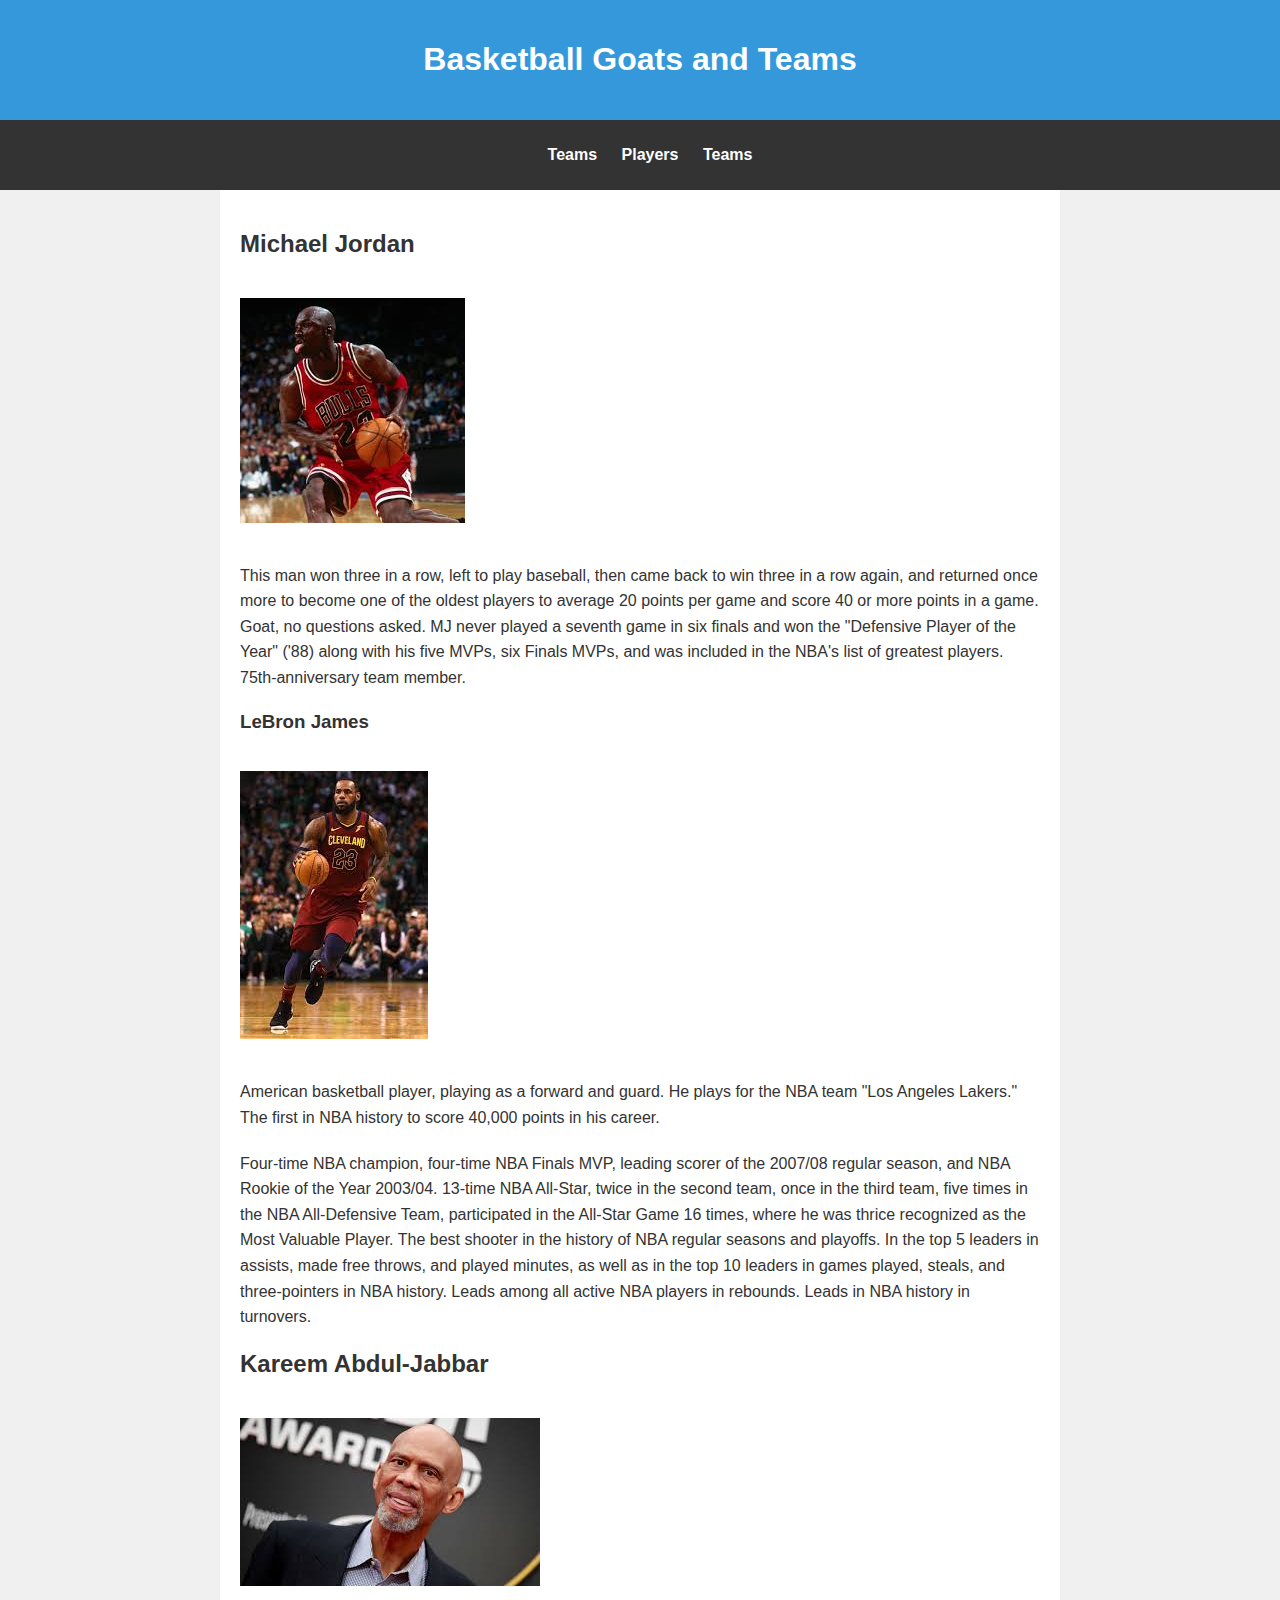
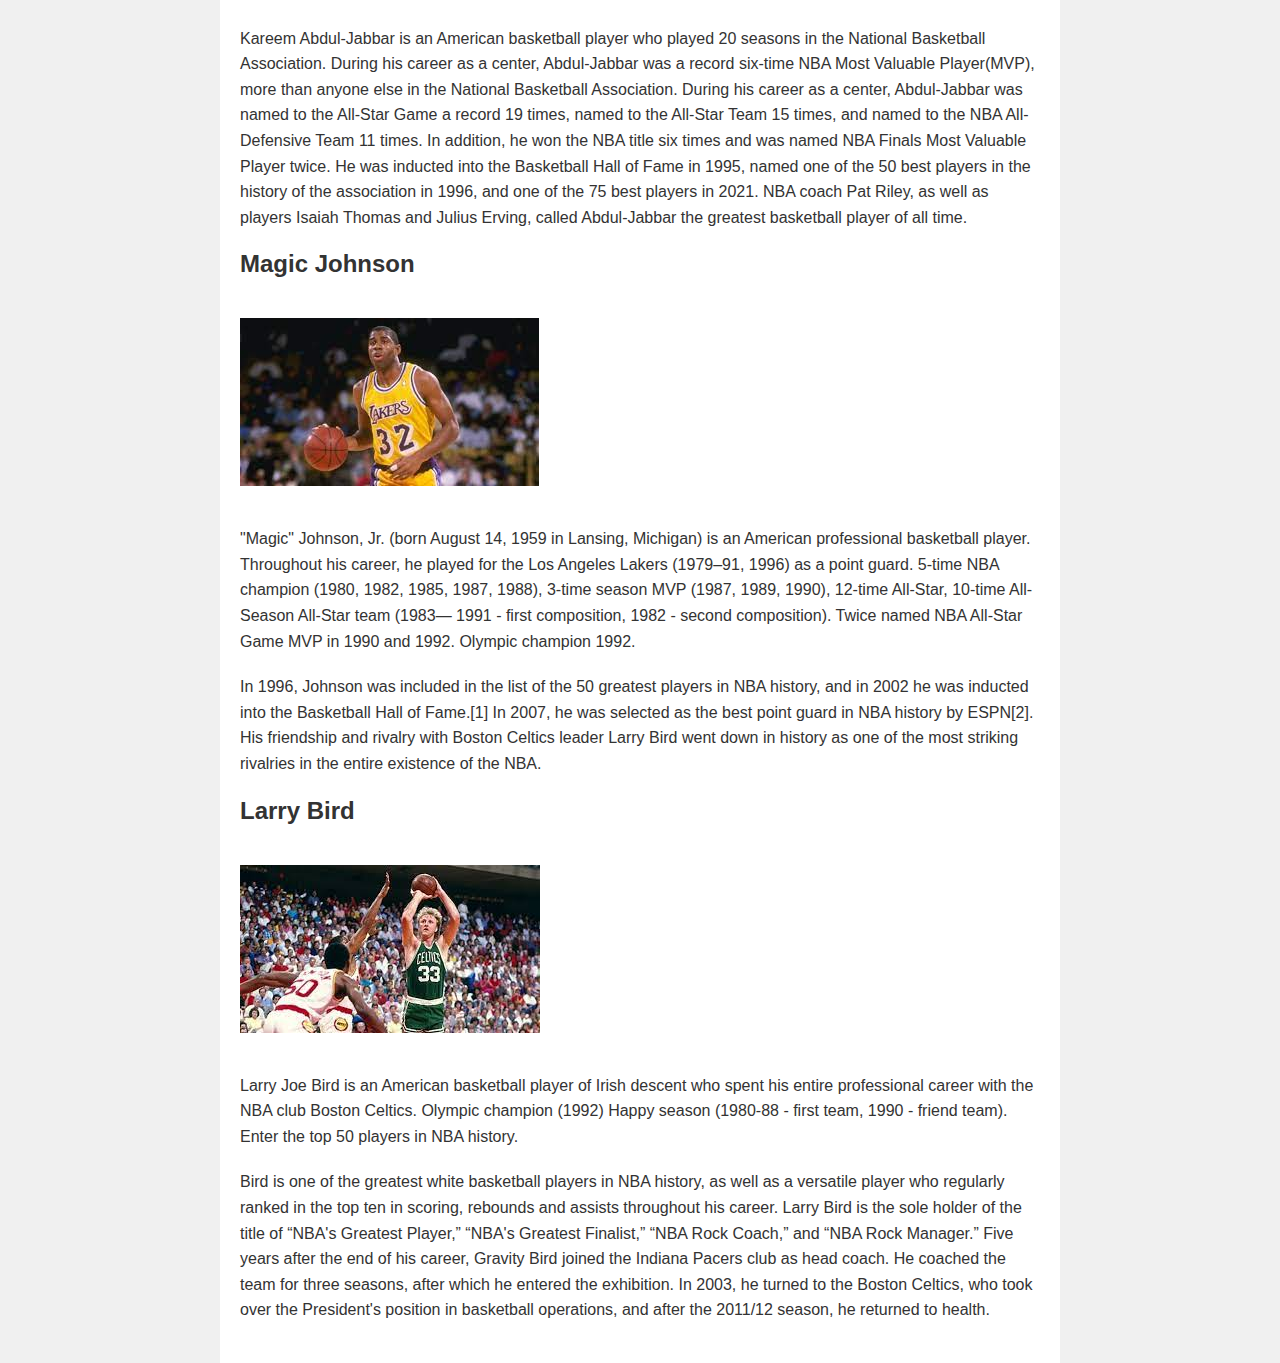
<file: index.html>
<!DOCTYPE html>
<html lang="en">
<head>
    <meta charset="UTF-8">
    <meta name="viewport" content="width=device-width, initial-scale=1.0">
    <title>Basketball Goats and Teams</title>
    <style>
        body {
            font-family: Arial, sans-serif;
            margin: 0;
            padding: 0;
            background-color: #f0f0f0;
            color: #333;
        }

        header {
            background-color: #3498db;
            color: #fff;
            padding: 20px 0;
            text-align: center;
        }

        nav {
            background-color: #333;
            color: #fff;
            padding: 10px 0;
            text-align: center;
        }

        nav ul {
            list-style: none;
        }

        nav ul li {
            display: inline-block;
            margin-right: 20px;
        }

        nav a {
            text-decoration: none;
            color: #fff;
            font-weight: bold;
        }

        nav a:hover {
            text-decoration: underline;
        }

        .content-container {
            max-width: 800px;
            margin: 0 auto;
            padding: 20px;
            background-color: #fff;
        }

        img {
            max-width: 100%;
            height: auto;
            margin: 20px 0;
        }

        p {
            line-height: 1.6;
            margin-bottom: 20px;
        }
    </style>
</head>
<body>

    <header>
        <h1>Basketball Goats and Teams</h1>
    </header>

    <nav>
        <ul>
            <li><a href="index2.html">Teams</a></li>
            <li><a href="index.html">Players</a></li>
            <li><a href="index2.html"><b>Teams</b></a></li>
        </ul>
    </nav>

    <div class="content-container">
        <h2>Michael Jordan</h2>
        <img src="images/mj.jpeg" alt="Michael Jordan">
        <p>
            This man won three in a row, left to play baseball, then came back to win three in a row again,
            and returned once more to become one of the oldest players to average 20 points per game and
            score 40 or more points in a game. Goat, no questions asked. MJ never played a seventh game in six finals
            and won the "Defensive Player of the Year" ('88) along with his five MVPs, six Finals MVPs,
            and was included in the NBA's list of greatest players.
            75th-anniversary team member.
        </p>
        <h3>LeBron James</h3>
        <img src="images/lb.jpeg" alt="LeBron James">
        <p>
            American basketball player, playing as a forward and guard.
            He plays for the NBA team "Los Angeles Lakers."
            The first in NBA history to score 40,000 points in his career.
        </p>
        <p>
            Four-time NBA champion, four-time NBA Finals MVP,
            leading scorer of the 2007/08 regular season,
            and NBA Rookie of the Year 2003/04. 13-time NBA All-Star, twice in the second team,
            once in the third team, five times in the NBA All-Defensive Team, participated
            in the All-Star Game 16 times, where he was thrice recognized as the Most Valuable Player.
            The best shooter in the history of NBA regular seasons and playoffs. In the top 5 leaders in assists,
            made free throws, and played minutes, as well as in the top 10 leaders in games played, steals,
            and three-pointers in NBA history. Leads among all active NBA players in rebounds.
            Leads in NBA history in turnovers.
        </p>
        <h2>Kareem Abdul-Jabbar</h2>
        <img src="images/kr.jpeg" alt="Kareem Abdul-Jabbar">
        <p>
            Kareem Abdul-Jabbar is an American basketball player who played 20
            seasons in the National Basketball Association. During his career as a
            center, Abdul-Jabbar was a record six-time NBA Most Valuable Player(MVP), more than anyone else
             in the National Basketball Association. During his career as a center, Abdul-Jabbar was named to
              the All-Star Game a record 19 times, named to the All-Star Team 15 times, and named to the NBA
               All-Defensive Team 11 times. In addition, he won the NBA title six times and was named NBA 
               Finals Most Valuable Player twice. He was inducted into the Basketball Hall of Fame in 1995,
                named one of the 50 best players in the history of the association in 1996, and one of the 
                75 best players in 2021. NBA coach Pat Riley, as well as players Isaiah Thomas and Julius 
                Erving, called Abdul-Jabbar the greatest basketball player of all time.
        </p>
        <h2>Magic Johnson</h2>
        <img src="images/m.jpeg" alt="Magic Johnson">
        <p>
            "Magic" Johnson, Jr. (born August 14, 1959 in Lansing, Michigan)
             is an American professional basketball player. Throughout his career, he played for the Los
              Angeles Lakers (1979–91, 1996) as a point guard. 5-time NBA champion (1980, 1982, 1985, 1987,
               1988), 3-time season MVP (1987, 1989, 1990), 12-time All-Star, 10-time All-Season All-Star team
                (1983— 1991 - first composition, 1982 - second composition). Twice named NBA All-Star Game MVP
                in 1990 and 1992. Olympic champion 1992.
        </p>
        <p>
            In 1996, Johnson was included in the list of the 50 greatest players in NBA history, and in 2002
            he was inducted into the Basketball Hall of Fame.[1] In 2007, he was selected as the best point 
            guard in NBA history by ESPN[2]. His friendship and rivalry with Boston Celtics leader Larry Bird
            went down in history as one of the most striking rivalries in the entire existence of the NBA.
        </p>
        <h2>Larry Bird</h2>
        <img src="images/Без названия (1).jpeg" alt="Larry Bird">
        <p>
            Larry Joe Bird is an American basketball player of Irish descent who spent his entire professional career
            with the NBA club Boston Celtics. Olympic champion (1992) Happy season (1980-88 - first team, 1990 - 
            friend team). Enter the top 50 players in NBA history.

        </p>
        <p>
            Bird is one of the greatest white basketball players in NBA history, as well as a versatile player who 
            regularly ranked in the top ten in scoring, rebounds and assists throughout his career. Larry Bird
             is the sole holder of the title of “NBA's Greatest Player,” “NBA's Greatest Finalist,” “NBA Rock Coach,”
              and “NBA Rock Manager.” Five years after the end of his career, Gravity Bird joined the Indiana Pacers
               club as head coach. He coached the team for three seasons, after which he entered the exhibition. In 
               2003, he turned to the Boston Celtics, who took over the President's position in basketball operations,
                and after the 2011/12 season, he returned to health.

        </p>
    </div>

</body>
</html>
</file>
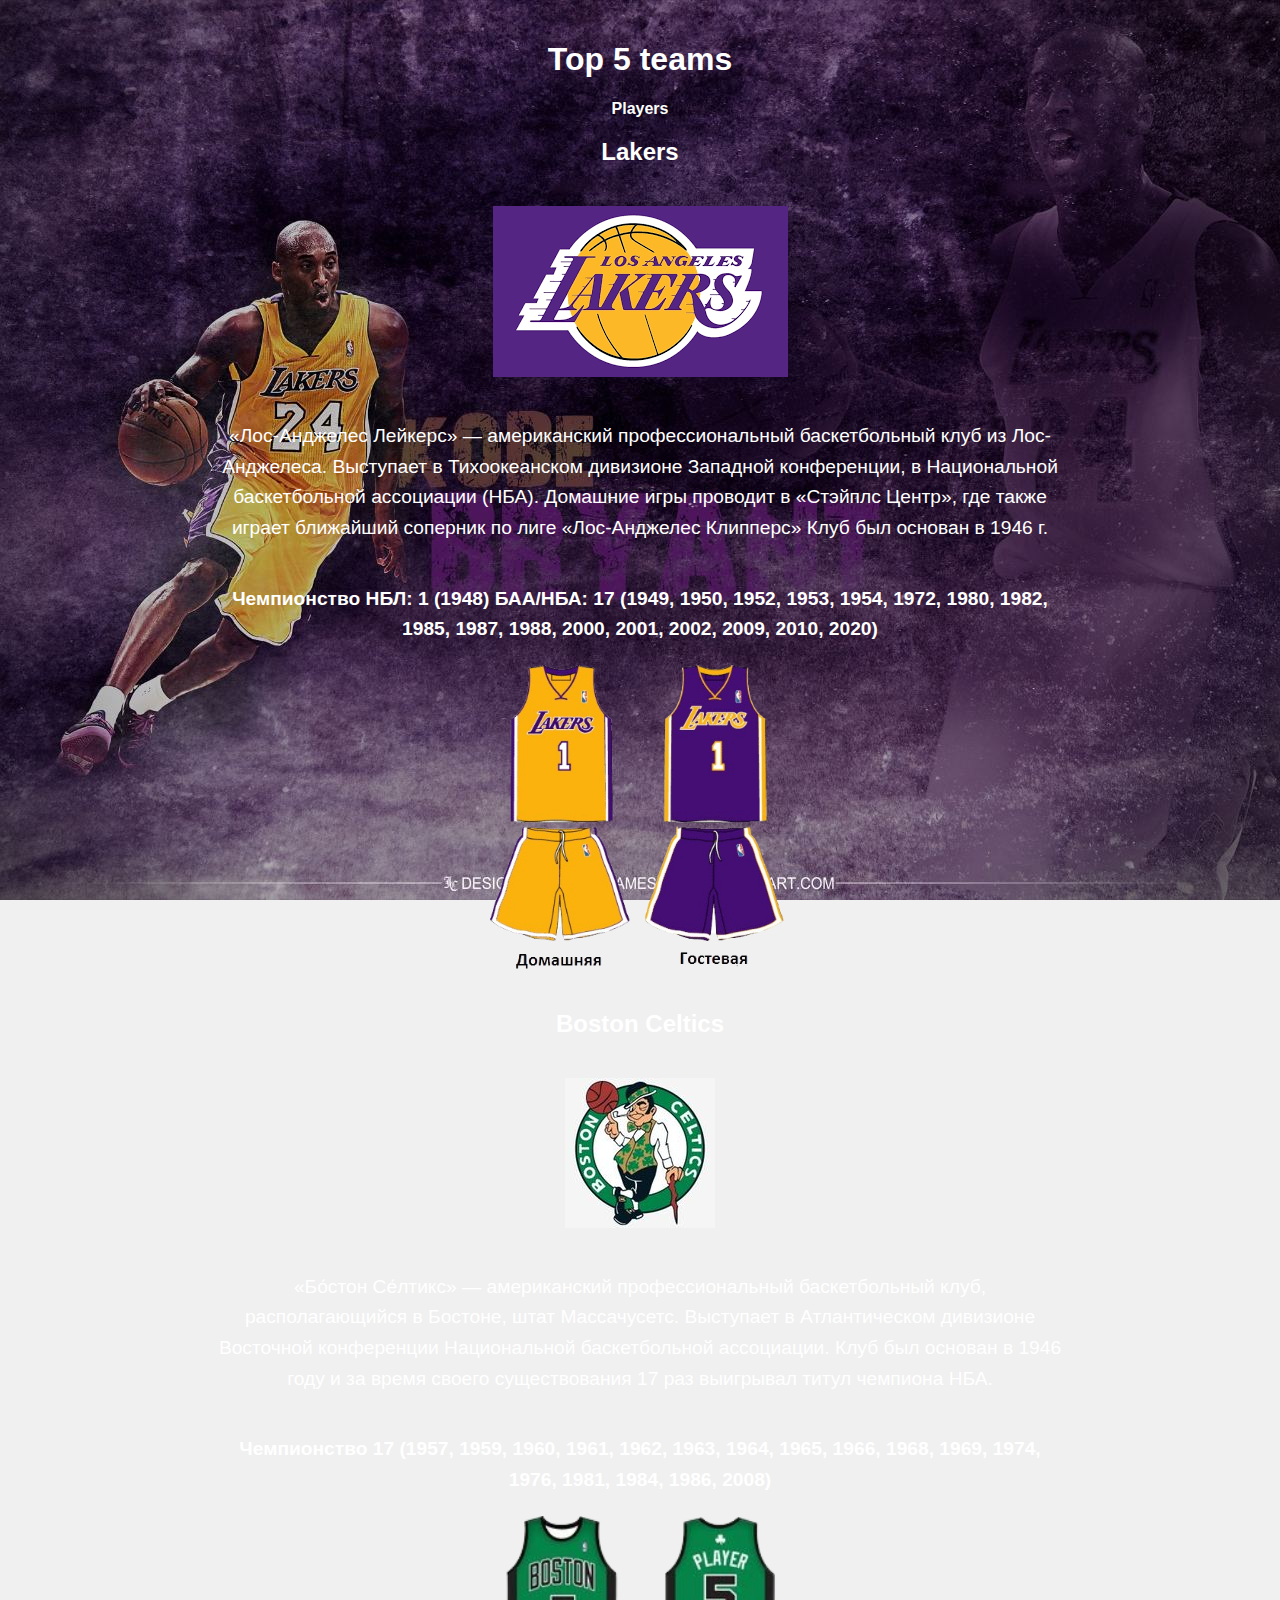
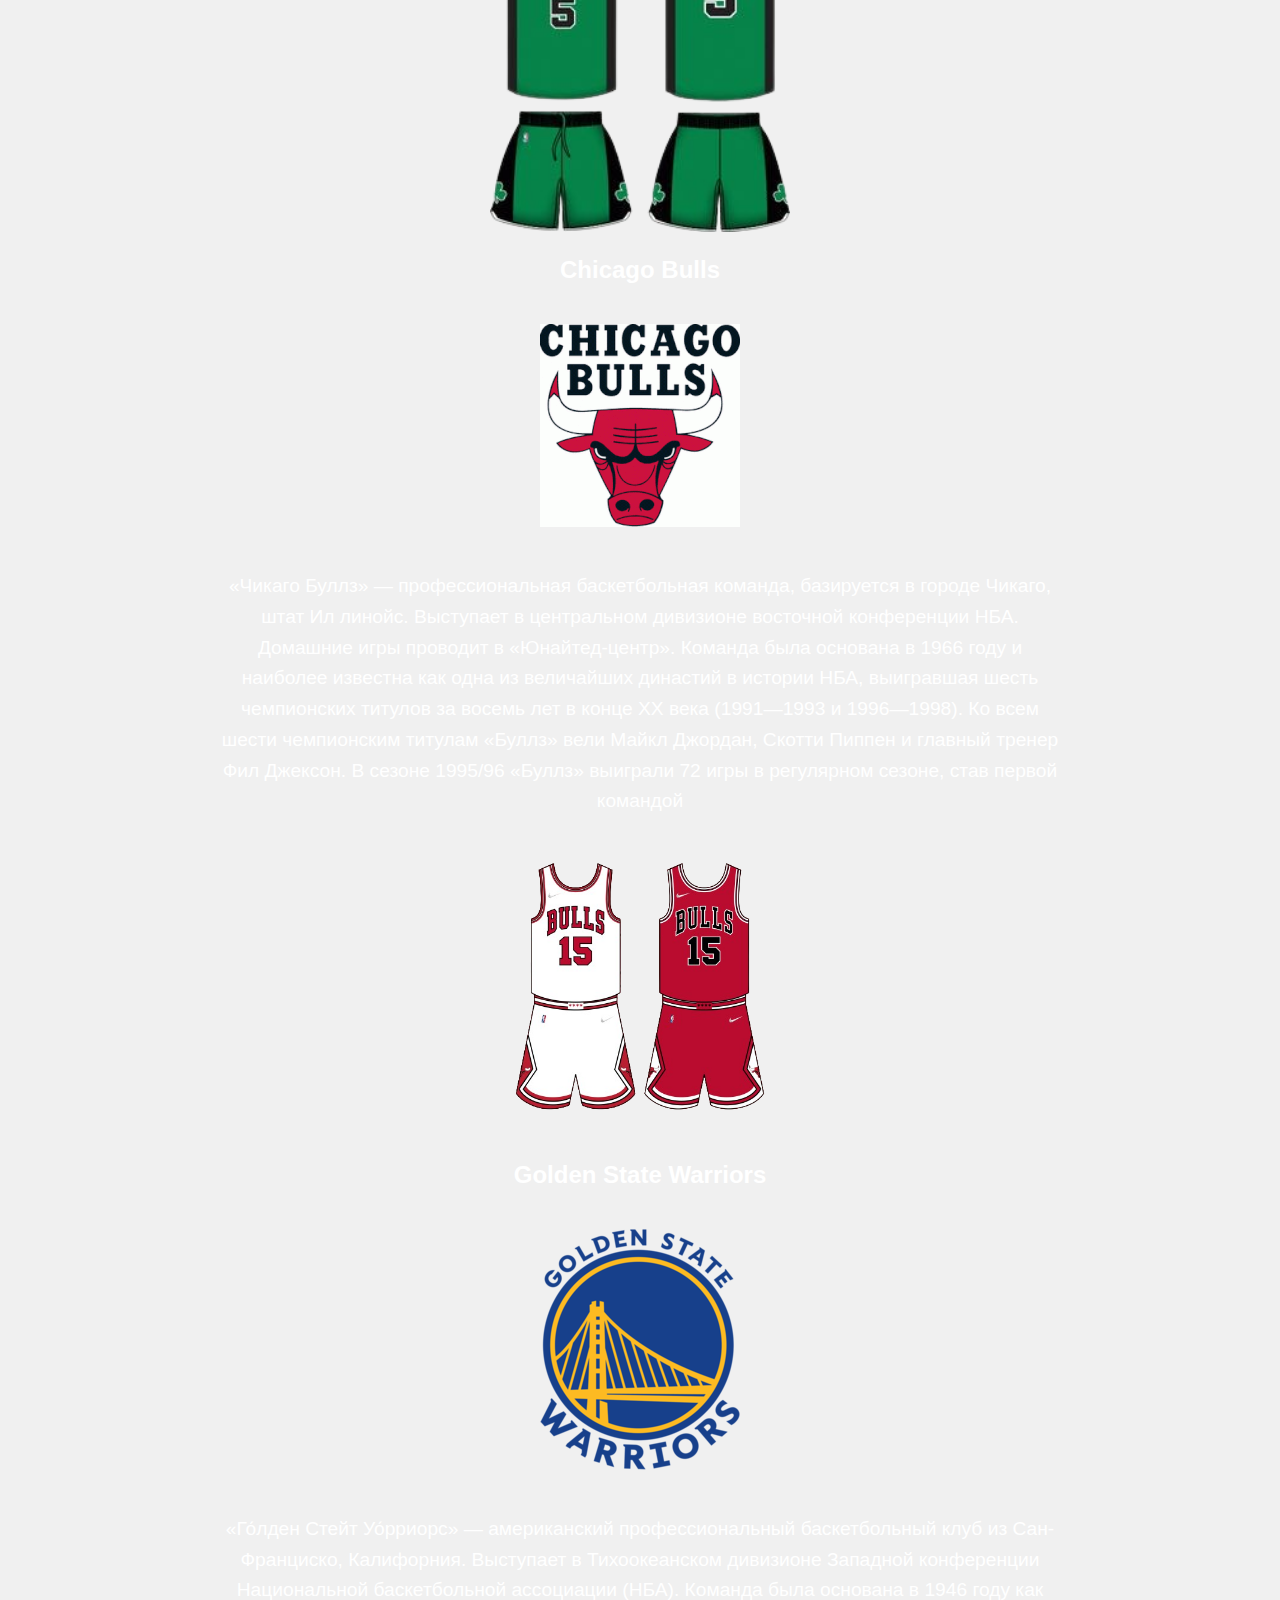
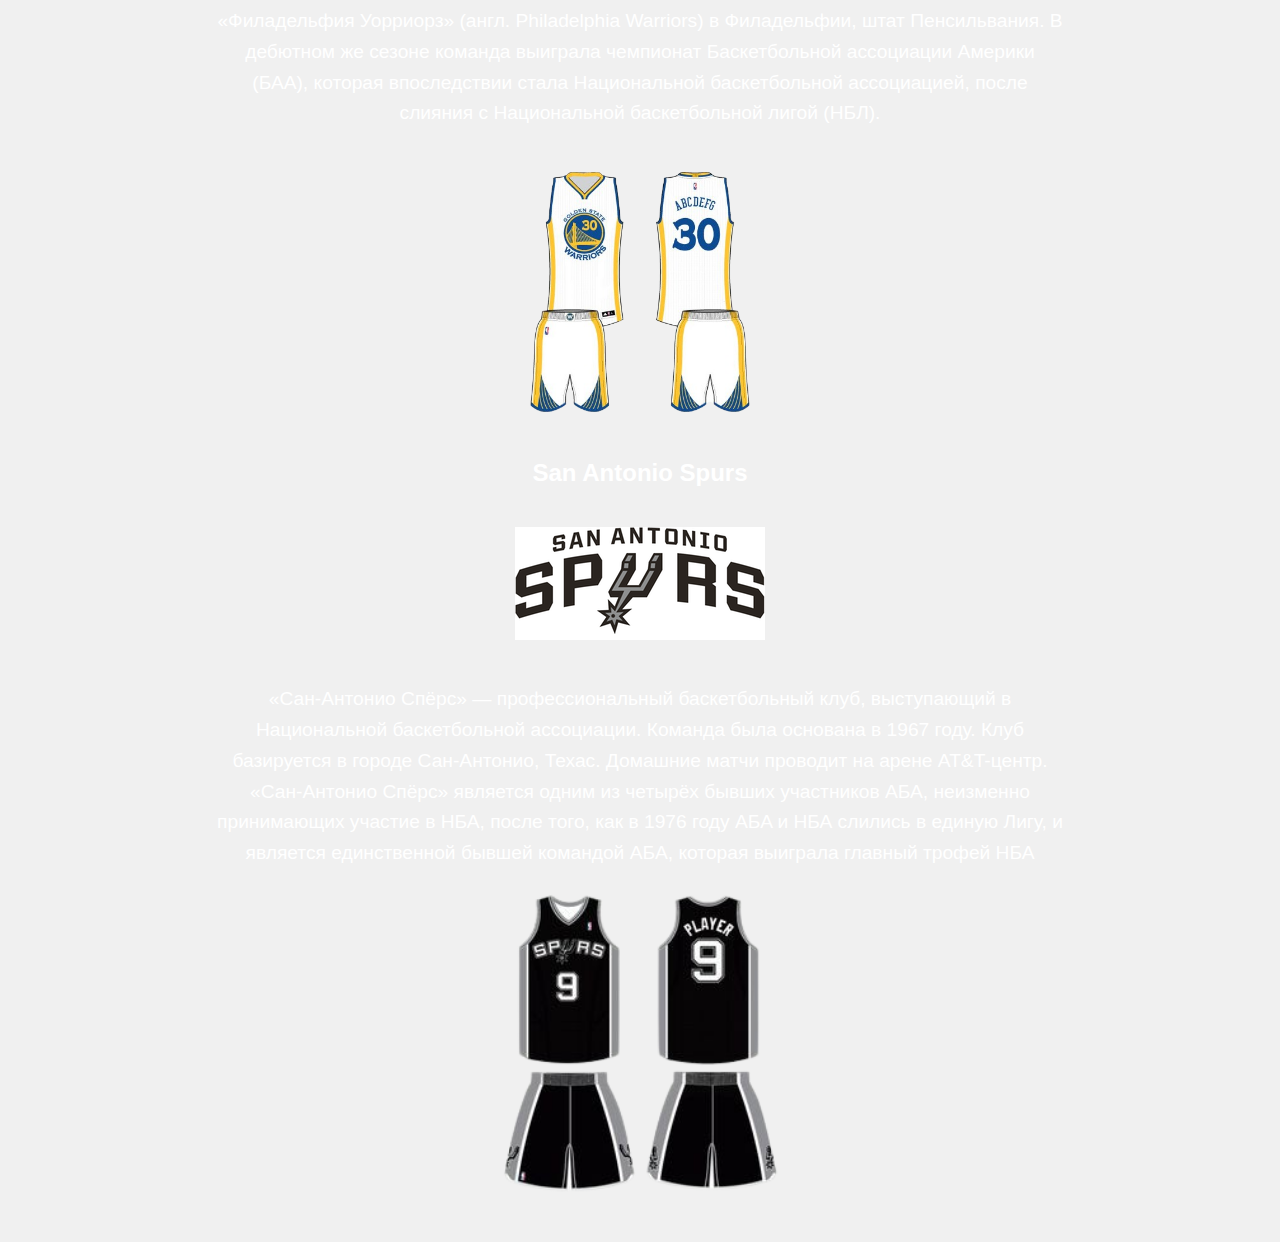
<file: index2.html>
<!DOCTYPE html>
<html lang="en">
<head>
    <meta charset="UTF-8">
    <meta name="viewport" content="width=device-width, initial-scale=1.0">
    <title>Best B teams</title>
    <style>
        body {
            font-family: Arial, sans-serif;
            margin: 0;
            padding: 0;
            background-color: #f0f0f0;
            color: #333;
            background-image: url('images/148.jpg');
            background-size: cover;
            background-position: center;
            background-attachment: fixed; 
        }

        header {
            text-align: center;
            padding: 20px;
        }

        h1 {
            color: white; 
        }

        nav ul {
            list-style: none;
            padding: 0;
        }

        nav a {
            text-decoration: none;
            color: white; 
            font-weight: bold;
        }

        h2 {
            color: #fff; 
            margin-top: 20px;
            
        }

        img {
            max-width: 100%;
            height: auto;
            margin: 20px 0;
        }

        p {
            line-height: 1.6;
            margin-bottom: 20px;
            
            padding: 20px;
            max-width: 850px; 
            margin: 0 auto; 
            color: #fff; 
        }

        p2 {
            font-size: 1.2em;
            font-weight: bold;
            padding: 20px;
            max-width: 850px;
            margin-bottom: 20px;
            color: #fff; 
        }
        .uniform-container {
            display: flex;
            justify-content: center;
            align-items: center;
            flex-wrap: wrap;}
        .Lakers_form{
            width: 300px;
            margin:0 auto ;
            
        }
    </style>
</head>
<body>

    <header>
        <h1>Top 5 teams</h1>
        <nav>
            <ul>
                <li><a class="link-nav" href="index.html"><b>Players</b></a></li>
            </ul>
        </nav>
        <h2>Lakers</h2>
        <img src="images/l.png" alt="Los Angeles Lakers Logo">
        <p>
            <big>
                «Лос-Анджелес Лейкерс» — американский профессиональный баскетбольный клуб из Лос-Анджелеса. Выступает в Тихоокеанском дивизионе Западной конференции, в Национальной баскетбольной ассоциации (НБА). Домашние игры проводит в «Стэйплс Центр», где также играет ближайший соперник по лиге «Лос-Анджелес Клипперс» Клуб был основан в 1946 г.
            </big>
        </p>
        <p><big>
            <b>
            Чемпионство НБЛ: 1 (1948) БАА/НБА: 17 (1949, 1950, 1952, 1953, 1954, 1972, 1980, 1982, 1985, 1987, 1988, 2000, 2001, 2002, 2009, 2010, 2020)
            </b>
        </big>
        </p> 
        
       
        <img class="Lakers_form"src="./images/La3.png" alt="">
        <h2>Boston Celtics</h2>
        <img src="images/b.jpg" alt="The Boston Celtics Logo">
        <p>
            <big>
                «Бо́стон Се́лтикс»  — американский профессиональный баскетбольный клуб, располагающийся в Бостоне, штат Массачусетс. Выступает в Атлантическом дивизионе Восточной конференции Национальной баскетбольной ассоциации. Клуб был основан в 1946 году и за время своего существования 17 раз выигрывал титул чемпиона НБА.
            </big>
        </p>
        <p><b><big>Чемпионство 17 (1957, 1959, 1960, 1961, 1962, 1963, 1964, 1965, 1966, 1968, 1969, 1974, 1976, 1981, 1984, 1986, 2008)</big></b></p>
      
        
        <img class="Lakers_form"src="./images/bost1.png" alt="">
        

    <h2>Chicago Bulls</h2>


    <img src="images/Chi.gif" alt="The Chicago Bulls Logo">
    <p><big>«Чикаго Буллз»  — профессиональная баскетбольная команда, базируется в городе Чикаго, штат Ил
линойс. Выступает в центральном дивизионе восточной конференции НБА. Домашние игры проводит в «Юнайтед-центр». Команда была основана в 1966 году и наиболее известна как одна из величайших династий в истории НБА, выигравшая шесть чемпионских титулов за восемь лет в конце XX века (1991—1993 и 1996—1998). Ко всем шести чемпионским титулам «Буллз» вели Майкл Джордан, Скотти Пиппен и главный тренер Фил Джексон.        В сезоне 1995/96 «Буллз» выиграли 72 игры в регулярном сезоне, став первой командой</big></p>
    
    <img class="Lakers_form"src="./images/y1.png" alt="">
       
    
        <h2>Golden State Warriors</h2>

    <img src="images/gw.png" alt="The Golden State Warriors Logo">
    <p><big>
        «Го́лден Стейт Уо́рриорс»  — американский профессиональный баскетбольный клуб из Сан-Франциско, Калифорния. Выступает в Тихоокеанском дивизионе Западной конференции Национальной баскетбольной ассоциации (НБА). Команда была основана в 1946 году как «Филадельфия Уорриорз» (англ.  Philadelphia Warriors) в Филадельфии, штат Пенсильвания. В дебютном же сезоне команда выиграла чемпионат Баскетбольной ассоциации Америки (БАА), которая впоследствии стала Национальной баскетбольной ассоциацией, после слияния с Национальной баскетбольной лигой (НБЛ).
    </big></p>
   
    <img class="Lakers_form"src="./images/91.png" alt="">

    <h2>San Antonio Spurs</h2>
    <img src="images/sn.png" alt="The San Antonio Spurs Logo">
    <p><big>
        «Сан-Антонио Спёрс» — профессиональный баскетбольный клуб, выступающий в Национальной баскетбольной ассоциации. Команда была основана в 1967 году. Клуб базируется в городе Сан-Антонио, Техас. Домашние матчи проводит на арене AT&T-центр.

«Сан-Антонио Спёрс» является одним из четырёх бывших участников АБА, неизменно принимающих участие в НБА, после того, как в 1976 году AБA и НБА слились в единую Лигу, и является единственной бывшей командой AБA, которая выиграла главный трофей НБА
    </big></p>
   
    <img class="Lakers_form"src="./images/211.png" alt="">
    </header>
    
</body>
</html>
</file>
